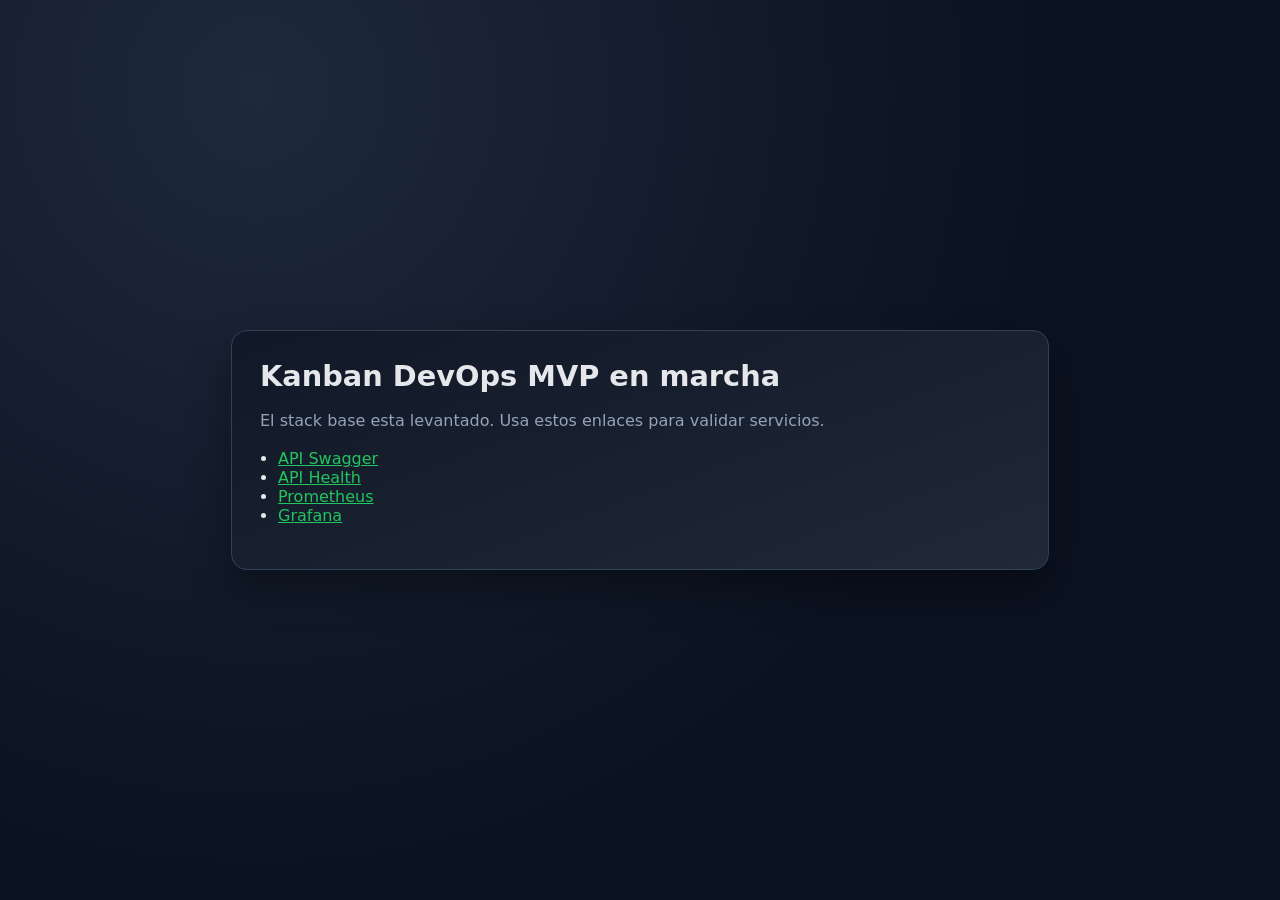
<file: frontend/index.html>
<!doctype html>
<html lang="es">
  <head>
    <meta charset="UTF-8" />
    <meta name="viewport" content="width=device-width, initial-scale=1.0" />
    <title>Kanban DevOps MVP</title>
    <style>
      :root {
        --bg: #0f172a;
        --surface: #111827;
        --card: #1f2937;
        --text: #e5e7eb;
        --accent: #22c55e;
        --muted: #94a3b8;
      }
      body {
        margin: 0;
        font-family: "DejaVu Sans", sans-serif;
        background: radial-gradient(circle at 20% 10%, #1e293b, #0b1220 60%);
        color: var(--text);
        min-height: 100vh;
        display: grid;
        place-items: center;
      }
      .card {
        width: min(760px, 92vw);
        background: linear-gradient(160deg, var(--surface), var(--card));
        border: 1px solid #334155;
        border-radius: 16px;
        padding: 28px;
        box-shadow: 0 20px 40px rgba(0, 0, 0, 0.35);
      }
      h1 {
        margin: 0 0 10px;
        font-size: 1.8rem;
      }
      p {
        color: var(--muted);
        line-height: 1.5;
      }
      ul {
        padding-left: 18px;
      }
      a {
        color: var(--accent);
      }
    </style>
  </head>
  <body>
    <main class="card">
      <h1>Kanban DevOps MVP en marcha</h1>
      <p>El stack base esta levantado. Usa estos enlaces para validar servicios.</p>
      <ul>
        <li><a href="http://localhost:8000/docs">API Swagger</a></li>
        <li><a href="http://localhost:8000/health">API Health</a></li>
        <li><a href="http://localhost:9090">Prometheus</a></li>
        <li><a href="http://localhost:3000">Grafana</a></li>
      </ul>
    </main>
  </body>
</html>
</file>
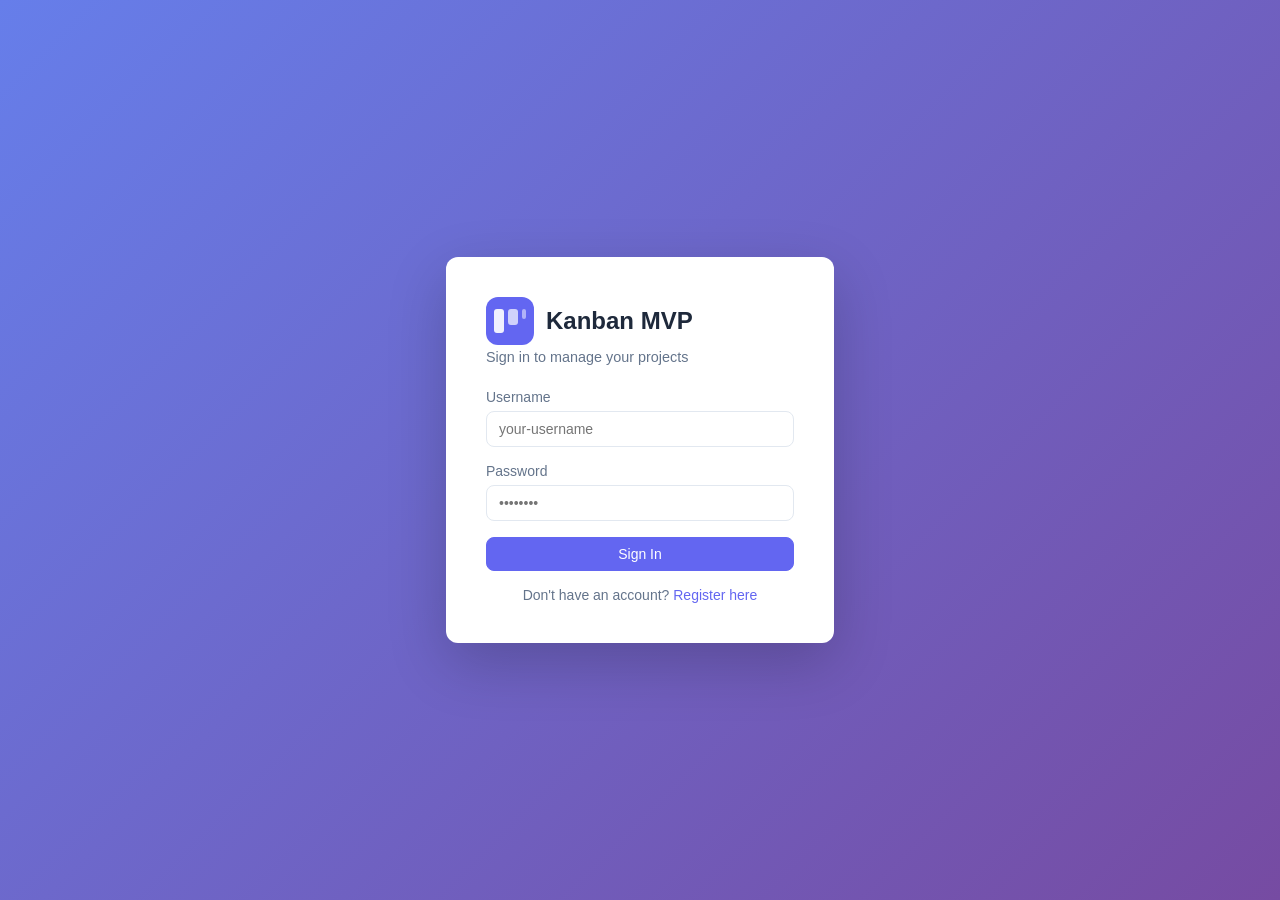
<file: frontend/login.html>
<!DOCTYPE html>
<html lang="en">
<head>
  <meta charset="UTF-8" />
  <meta name="viewport" content="width=device-width, initial-scale=1.0" />
  <title>Kanban DevOps — Login</title>
  <link rel="stylesheet" href="css/style.css" />
</head>
<body class="auth-page">
  <div class="auth-container">
    <div class="auth-card">
      <div class="auth-logo">
        <svg width="48" height="48" viewBox="0 0 48 48" fill="none">
          <rect width="48" height="48" rx="12" fill="#6366f1"/>
          <rect x="8" y="12" width="10" height="24" rx="3" fill="white" opacity="0.9"/>
          <rect x="22" y="12" width="10" height="16" rx="3" fill="white" opacity="0.7"/>
          <rect x="36" y="12" width="4" height="10" rx="2" fill="white" opacity="0.5"/>
        </svg>
        <h1>Kanban MVP</h1>
      </div>
      <p class="auth-subtitle">Sign in to manage your projects</p>

      <div id="error-banner" class="error-banner hidden"></div>

      <form id="login-form" autocomplete="on">
        <div class="form-group">
          <label for="username">Username</label>
          <input type="text" id="username" name="username" placeholder="your-username"
                 autocomplete="username" required />
        </div>
        <div class="form-group">
          <label for="password">Password</label>
          <input type="password" id="password" name="password" placeholder="••••••••"
                 autocomplete="current-password" required />
        </div>
        <button type="submit" class="btn btn-primary btn-full" id="login-btn">
          Sign In
        </button>
      </form>

      <p class="auth-footer">
        Don't have an account?
        <a href="#" id="show-register">Register here</a>
      </p>

      <!-- Register form (hidden by default) -->
      <form id="register-form" class="hidden" autocomplete="on">
        <hr class="divider" />
        <h3>Create Account</h3>
        <div class="form-group">
          <label for="reg-username">Username</label>
          <input type="text" id="reg-username" name="username" placeholder="your-username" required />
        </div>
        <div class="form-group">
          <label for="reg-email">Email</label>
          <input type="email" id="reg-email" name="email" placeholder="you@example.com" required />
        </div>
        <div class="form-group">
          <label for="reg-password">Password</label>
          <input type="password" id="reg-password" name="password" placeholder="min 8 characters" required />
        </div>
        <button type="submit" class="btn btn-secondary btn-full" id="register-btn">
          Create Account
        </button>
      </form>
    </div>
  </div>

  <script src="js/auth.js"></script>
  <script>
    // Redirect if already logged in
    if (Auth.isLoggedIn()) window.location.href = 'index.html';

    const loginForm = document.getElementById('login-form');
    const registerForm = document.getElementById('register-form');
    const errorBanner = document.getElementById('error-banner');

    function showError(msg) {
      errorBanner.textContent = msg;
      errorBanner.classList.remove('hidden');
    }
    function clearError() {
      errorBanner.textContent = '';
      errorBanner.classList.add('hidden');
    }

    loginForm.addEventListener('submit', async (e) => {
      e.preventDefault();
      clearError();
      const btn = document.getElementById('login-btn');
      btn.disabled = true;
      btn.textContent = 'Signing in…';
      try {
        await Auth.login(
          document.getElementById('username').value.trim(),
          document.getElementById('password').value
        );
        window.location.href = 'index.html';
      } catch (err) {
        showError(err.message || 'Login failed. Check your credentials.');
        btn.disabled = false;
        btn.textContent = 'Sign In';
      }
    });

    document.getElementById('show-register').addEventListener('click', (e) => {
      e.preventDefault();
      registerForm.classList.toggle('hidden');
    });

    registerForm.addEventListener('submit', async (e) => {
      e.preventDefault();
      clearError();
      const btn = document.getElementById('register-btn');
      btn.disabled = true;
      btn.textContent = 'Creating account…';
      try {
        await Auth.register(
          document.getElementById('reg-username').value.trim(),
          document.getElementById('reg-email').value.trim(),
          document.getElementById('reg-password').value
        );
        // Auto-login after register
        await Auth.login(
          document.getElementById('reg-username').value.trim(),
          document.getElementById('reg-password').value
        );
        window.location.href = 'index.html';
      } catch (err) {
        showError(err.message || 'Registration failed.');
        btn.disabled = false;
        btn.textContent = 'Create Account';
      }
    });
  </script>
</body>
</html>
</file>
<file: frontend/css/style.css>
/* ============================================================
   CSS Reset & Variables
   ============================================================ */
*, *::before, *::after { box-sizing: border-box; margin: 0; padding: 0; }

:root {
  --color-bg: #f1f5f9;
  --color-surface: #ffffff;
  --color-surface-hover: #f8fafc;
  --color-border: #e2e8f0;
  --color-text: #1e293b;
  --color-text-muted: #64748b;
  --color-primary: #6366f1;
  --color-primary-hover: #4f46e5;
  --color-danger: #ef4444;
  --color-danger-hover: #dc2626;
  --color-success: #22c55e;
  --color-warning: #f59e0b;
  --color-info: #3b82f6;
  --color-shadow: rgba(0,0,0,0.06);
  --color-shadow-md: rgba(0,0,0,0.12);
  --priority-high: #ef4444;
  --priority-medium: #f59e0b;
  --priority-low: #22c55e;
  --col-todo-accent: #6366f1;
  --col-progress-accent: #f59e0b;
  --col-done-accent: #22c55e;
  --header-height: 60px;
  --radius: 8px;
  --radius-sm: 4px;
  --radius-lg: 12px;
  --transition: 150ms ease;
}

.dark {
  --color-bg: #0f172a;
  --color-surface: #1e293b;
  --color-surface-hover: #293548;
  --color-border: #334155;
  --color-text: #f1f5f9;
  --color-text-muted: #94a3b8;
  --color-shadow: rgba(0,0,0,0.3);
  --color-shadow-md: rgba(0,0,0,0.5);
}

body {
  font-family: -apple-system, BlinkMacSystemFont, "Segoe UI", Roboto, sans-serif;
  background: var(--color-bg);
  color: var(--color-text);
  min-height: 100vh;
  transition: background var(--transition), color var(--transition);
}

/* ============================================================
   Typography
   ============================================================ */
h1 { font-size: 1.5rem; font-weight: 700; }
h2 { font-size: 1.25rem; font-weight: 600; }
h3 { font-size: 1rem; font-weight: 600; }

/* ============================================================
   Buttons
   ============================================================ */
.btn {
  display: inline-flex; align-items: center; justify-content: center; gap: 6px;
  padding: 8px 16px;
  border: 1px solid transparent;
  border-radius: var(--radius);
  font-size: 0.875rem; font-weight: 500;
  cursor: pointer;
  transition: background var(--transition), color var(--transition), border-color var(--transition);
  white-space: nowrap;
}
.btn:disabled { opacity: 0.6; cursor: not-allowed; }
.btn-primary {
  background: var(--color-primary); color: #fff; border-color: var(--color-primary);
}
.btn-primary:hover:not(:disabled) { background: var(--color-primary-hover); border-color: var(--color-primary-hover); }
.btn-secondary {
  background: var(--color-surface); color: var(--color-text); border-color: var(--color-border);
}
.btn-secondary:hover:not(:disabled) { background: var(--color-surface-hover); }
.btn-danger { background: var(--color-danger); color: #fff; border-color: var(--color-danger); }
.btn-danger:hover:not(:disabled) { background: var(--color-danger-hover); }
.btn-ghost {
  background: transparent; color: var(--color-text-muted); border-color: transparent;
}
.btn-ghost:hover:not(:disabled) { background: var(--color-surface-hover); color: var(--color-text); }
.btn-full { width: 100%; }
.btn-sm { padding: 6px 12px; font-size: 0.8rem; }
.btn-xs { padding: 2px 8px; font-size: 0.75rem; border-radius: var(--radius-sm); }

/* ============================================================
   Forms
   ============================================================ */
.form-group { margin-bottom: 16px; }
.form-group label {
  display: block; margin-bottom: 6px;
  font-size: 0.875rem; font-weight: 500; color: var(--color-text-muted);
}
.form-row { display: grid; grid-template-columns: 1fr 1fr; gap: 12px; }
.required { color: var(--color-danger); }

input[type="text"],
input[type="email"],
input[type="password"],
input[type="datetime-local"],
textarea,
select {
  width: 100%;
  padding: 9px 12px;
  border: 1px solid var(--color-border);
  border-radius: var(--radius);
  background: var(--color-surface);
  color: var(--color-text);
  font-size: 0.875rem;
  transition: border-color var(--transition), box-shadow var(--transition);
}
input:focus, textarea:focus, select:focus {
  outline: none;
  border-color: var(--color-primary);
  box-shadow: 0 0 0 3px rgba(99,102,241,0.15);
}
textarea { resize: vertical; min-height: 80px; }

/* ============================================================
   Utilities
   ============================================================ */
.hidden { display: none !important; }
.divider { border: none; border-top: 1px solid var(--color-border); margin: 20px 0; }

/* ============================================================
   Auth Page
   ============================================================ */
.auth-page {
  display: flex; align-items: center; justify-content: center;
  min-height: 100vh;
  background: linear-gradient(135deg, #667eea 0%, #764ba2 100%);
}
.auth-container { width: 100%; max-width: 420px; padding: 16px; }
.auth-card {
  background: var(--color-surface);
  border-radius: var(--radius-lg);
  padding: 40px;
  box-shadow: 0 20px 60px rgba(0,0,0,0.2);
}
.auth-logo { display: flex; align-items: center; gap: 12px; margin-bottom: 4px; }
.auth-logo h1 { color: var(--color-text); }
.auth-subtitle { color: var(--color-text-muted); font-size: 0.9rem; margin-bottom: 24px; }
.auth-footer { text-align: center; margin-top: 16px; font-size: 0.875rem; color: var(--color-text-muted); }
.auth-footer a { color: var(--color-primary); text-decoration: none; font-weight: 500; }
.auth-footer a:hover { text-decoration: underline; }

.error-banner {
  background: #fef2f2; border: 1px solid #fecaca;
  color: var(--color-danger); border-radius: var(--radius);
  padding: 10px 14px; font-size: 0.875rem; margin-bottom: 16px;
}

/* ============================================================
   App Header
   ============================================================ */
.app-header {
  position: sticky; top: 0; z-index: 100;
  height: var(--header-height);
  background: var(--color-surface);
  border-bottom: 1px solid var(--color-border);
  display: flex; align-items: center; justify-content: space-between;
  padding: 0 24px;
  box-shadow: 0 1px 4px var(--color-shadow);
}
.header-left { display: flex; align-items: center; gap: 10px; }
.app-title { font-weight: 700; font-size: 1.1rem; color: var(--color-text); }
.header-center { display: flex; align-items: center; gap: 8px; flex: 1; justify-content: center; max-width: 500px; margin: 0 24px; }
.header-right { display: flex; align-items: center; gap: 8px; }
.project-select {
  padding: 7px 12px; min-width: 200px;
  border: 1px solid var(--color-border);
  border-radius: var(--radius);
  background: var(--color-surface); color: var(--color-text);
  font-size: 0.875rem; cursor: pointer;
}
.user-greeting { font-size: 0.875rem; color: var(--color-text-muted); }

/* ============================================================
   Kanban Board
   ============================================================ */
.board-container {
  padding: 24px;
  min-height: calc(100vh - var(--header-height));
}
.board-empty {
  display: flex; align-items: center; justify-content: center;
  min-height: 400px; color: var(--color-text-muted); font-size: 1rem;
}
.board-columns {
  display: grid;
  grid-template-columns: repeat(3, 1fr);
  gap: 20px;
  align-items: start;
}

/* ============================================================
   Columns
   ============================================================ */
.column {
  background: var(--color-surface);
  border-radius: var(--radius-lg);
  min-height: 200px;
  box-shadow: 0 1px 4px var(--color-shadow);
  transition: box-shadow var(--transition);
}
.column.drag-over {
  box-shadow: 0 0 0 2px var(--color-primary), 0 4px 16px var(--color-shadow-md);
}
.column-header {
  display: flex; align-items: center; gap: 8px;
  padding: 14px 16px 10px;
  border-bottom: 2px solid var(--color-border);
}
#col-todo .column-header { border-bottom-color: var(--col-todo-accent); }
#col-in_progress .column-header { border-bottom-color: var(--col-progress-accent); }
#col-done .column-header { border-bottom-color: var(--col-done-accent); }

.column-title { font-weight: 600; font-size: 0.9rem; flex: 1; }
.badge {
  background: var(--color-bg); color: var(--color-text-muted);
  border-radius: 20px; padding: 1px 8px; font-size: 0.75rem; font-weight: 600;
}
.task-list {
  padding: 12px;
  display: flex; flex-direction: column; gap: 10px;
  min-height: 80px;
}

/* ============================================================
   Task Cards
   ============================================================ */
.task-card {
  background: var(--color-surface);
  border: 1px solid var(--color-border);
  border-radius: var(--radius);
  padding: 12px 14px;
  cursor: grab;
  transition: box-shadow var(--transition), transform var(--transition);
  position: relative;
  border-left: 4px solid transparent;
}
.task-card:hover { box-shadow: 0 4px 12px var(--color-shadow-md); transform: translateY(-1px); }
.task-card.dragging { opacity: 0.5; transform: rotate(2deg); cursor: grabbing; }

.task-card[data-priority="high"]   { border-left-color: var(--priority-high); }
.task-card[data-priority="medium"] { border-left-color: var(--priority-medium); }
.task-card[data-priority="low"]    { border-left-color: var(--priority-low); }

.task-title {
  font-weight: 500; font-size: 0.9rem; margin-bottom: 6px;
  color: var(--color-text); line-height: 1.4;
}
.task-description {
  font-size: 0.8rem; color: var(--color-text-muted);
  margin-bottom: 8px; line-height: 1.4;
  display: -webkit-box; -webkit-line-clamp: 2; -webkit-box-orient: vertical; overflow: hidden;
}
.task-meta {
  display: flex; align-items: center; justify-content: space-between; gap: 6px;
  flex-wrap: wrap;
}
.priority-badge {
  font-size: 0.7rem; font-weight: 600; padding: 2px 7px; border-radius: 20px;
  text-transform: uppercase; letter-spacing: 0.03em;
}
.priority-high   { background: #fef2f2; color: var(--priority-high); }
.priority-medium { background: #fffbeb; color: #b45309; }
.priority-low    { background: #f0fdf4; color: #166534; }
.dark .priority-high   { background: rgba(239,68,68,0.15); }
.dark .priority-medium { background: rgba(245,158,11,0.15); color: var(--priority-medium); }
.dark .priority-low    { background: rgba(34,197,94,0.15); color: var(--priority-low); }

.due-date { font-size: 0.75rem; color: var(--color-text-muted); }
.due-date.overdue { color: var(--color-danger); font-weight: 600; }

.task-card-actions {
  position: absolute; top: 8px; right: 8px;
  opacity: 0; transition: opacity var(--transition);
}
.task-card:hover .task-card-actions { opacity: 1; }
.task-edit-btn {
  background: var(--color-surface); border: 1px solid var(--color-border);
  border-radius: var(--radius-sm); padding: 2px 7px;
  font-size: 0.75rem; cursor: pointer; color: var(--color-text-muted);
  transition: background var(--transition);
}
.task-edit-btn:hover { background: var(--color-surface-hover); color: var(--color-text); }

/* ============================================================
   Modal
   ============================================================ */
.modal-overlay {
  position: fixed; inset: 0; z-index: 200;
  background: rgba(0,0,0,0.5);
  display: flex; align-items: center; justify-content: center;
  padding: 16px;
  backdrop-filter: blur(2px);
}
.modal {
  background: var(--color-surface);
  border-radius: var(--radius-lg);
  width: 100%; max-width: 500px;
  box-shadow: 0 24px 80px rgba(0,0,0,0.25);
  max-height: 90vh; overflow-y: auto;
}
.modal-header {
  display: flex; align-items: center; justify-content: space-between;
  padding: 20px 24px 0;
  margin-bottom: 20px;
}
.modal form { padding: 0 24px 24px; }
.modal-close {
  background: none; border: none; cursor: pointer;
  font-size: 1.5rem; color: var(--color-text-muted); line-height: 1;
}
.modal-close:hover { color: var(--color-text); }
.modal-actions {
  display: flex; gap: 8px; justify-content: flex-end;
  margin-top: 20px; padding-top: 16px;
  border-top: 1px solid var(--color-border);
}

/* ============================================================
   Toast
   ============================================================ */
.toast {
  position: fixed; bottom: 24px; right: 24px; z-index: 300;
  background: var(--color-text); color: var(--color-bg);
  padding: 12px 20px; border-radius: var(--radius);
  font-size: 0.875rem; font-weight: 500;
  box-shadow: 0 8px 24px rgba(0,0,0,0.2);
  animation: slide-up 0.2s ease;
}
.toast.error { background: var(--color-danger); color: #fff; }
@keyframes slide-up {
  from { opacity: 0; transform: translateY(10px); }
  to   { opacity: 1; transform: translateY(0); }
}

/* ============================================================
   Scrollbar (WebKit)
   ============================================================ */
::-webkit-scrollbar { width: 6px; height: 6px; }
::-webkit-scrollbar-track { background: transparent; }
::-webkit-scrollbar-thumb { background: var(--color-border); border-radius: 3px; }
::-webkit-scrollbar-thumb:hover { background: var(--color-text-muted); }

/* ============================================================
   Responsive
   ============================================================ */
@media (max-width: 900px) {
  .board-columns { grid-template-columns: 1fr; }
  .header-center { display: none; }
}
@media (max-width: 600px) {
  .app-header { padding: 0 12px; }
  .board-container { padding: 12px; }
  .auth-card { padding: 24px 20px; }
  .modal form { padding: 0 16px 20px; }
  .modal-header { padding: 16px 16px 0; }
}
</file>
